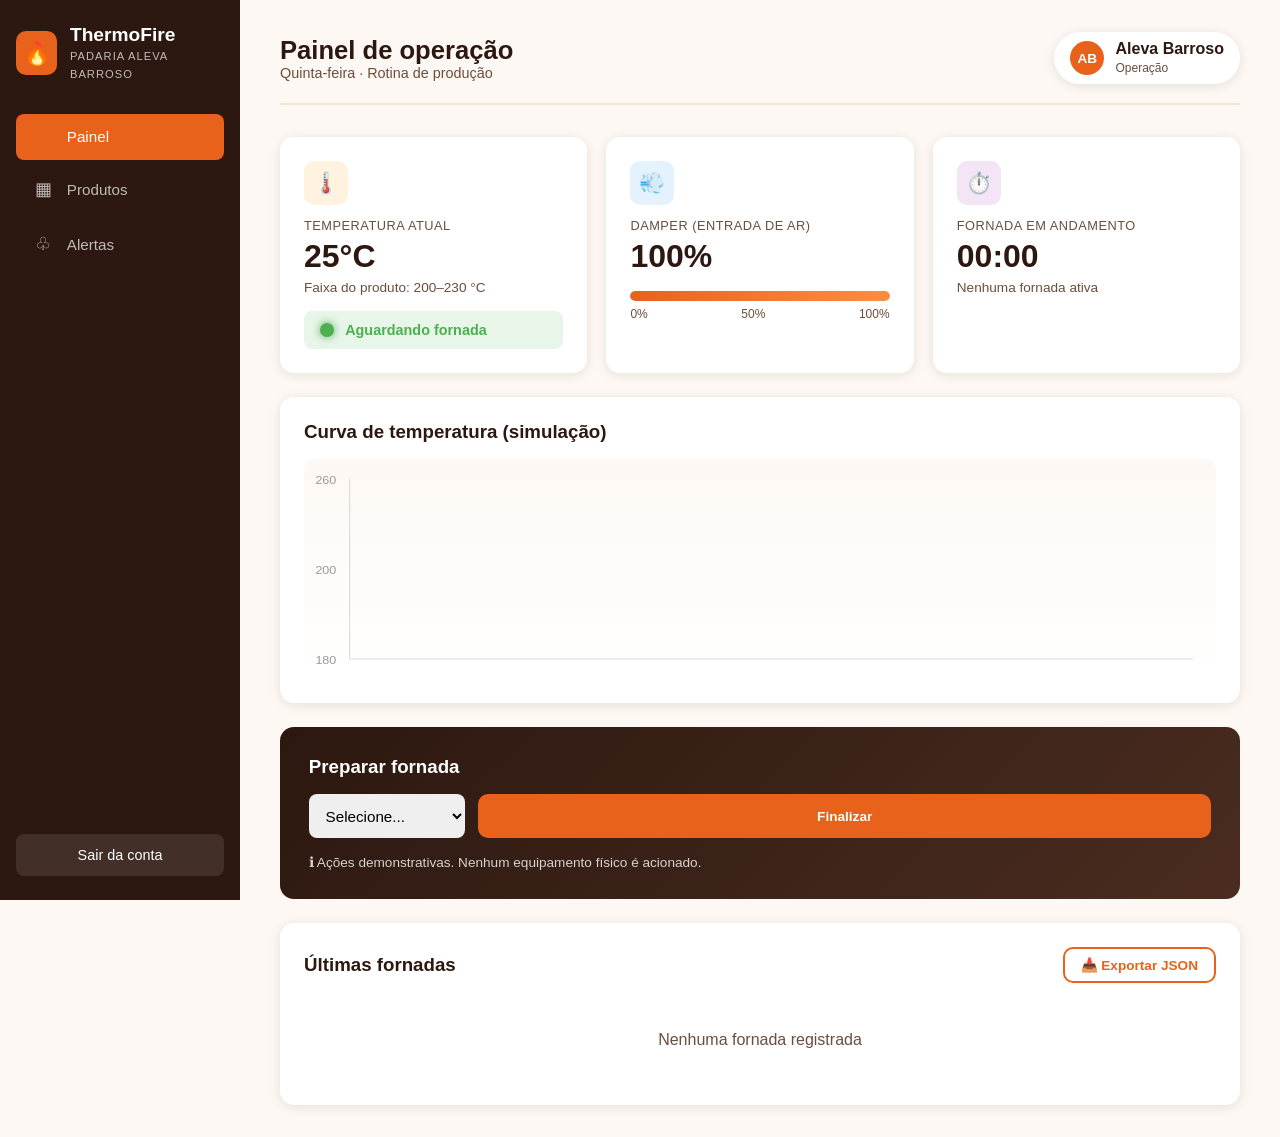
<file: index.html>
<!DOCTYPE html>
<html lang="pt-BR">
<head>
  <meta charset="UTF-8">
  <title>Painel | ThermoFire</title>
  <link rel="stylesheet" href="stylle.css">
</head>
<body>
  <div class="app">
    <aside class="sidebar">
      <div class="auth-logo">
        <div class="auth-logo-icon">🔥</div>
        <div><h2>ThermoFire</h2><small>PADARIA ALEVA BARROSO</small></div>
      </div>
      <nav>
        <a href="index.html" class="active"><span class="icon"></span>Painel</a>
        <a href="produtos.html"><span class="icon">▦</span>Produtos</a>
        <a href="alertas.html"><span class="icon">♧</span>Alertas</a>
      </nav>
      <div class="sidebar-footer">
        <button id="btn-logout"> Sair da conta</button>
      </div>
    </aside>

    <main class="main">
      <div class="topbar">
        <div>
          <h1>Painel de operação</h1>
          <p>Quinta-feira · Rotina de produção</p>
        </div>
        <div class="user-badge">
          <div class="user-avatar">AB</div>
          <div><strong>Aleva Barroso</strong><br><small>Operação</small></div>
        </div>
      </div>

      <div class="grid">
        <div class="card">
          <div class="card-icon laranja">🌡️</div>
          <div class="card-label">Temperatura atual</div>
          <div class="card-value" id="cur-temp">25°C</div>
          <div class="card-sub">Faixa do produto: 200–230 °C</div>
          <div class="status verde">
            <div class="led verde" id="led"></div>
            <span id="status-txt">Aguardando fornada</span>
          </div>
        </div>

        <div class="card">
          <div class="card-icon azul">💨</div>
          <div class="card-label">Damper (entrada de ar)</div>
          <div class="card-value" id="damper-val">100%</div>
          <div class="damper-bar"><div class="damper-fill" id="damper-fill" style="width:100%"></div></div>
          <div class="damper-labels"><span>0%</span><span>50%</span><span>100%</span></div>
        </div>

        <div class="card">
          <div class="card-icon roxo">⏱️</div>
          <div class="card-label">Fornada em andamento</div>
          <div class="card-value" id="baking-time">00:00</div>
          <div class="card-sub" id="prod-name">Nenhuma fornada ativa</div>
        </div>
      </div>

      <div class="chart-box">
        <h3>Curva de temperatura (simulação)</h3>
        <div class="chart">
          <svg viewBox="0 0 800 220" preserveAspectRatio="none">
            <line x1="40" y1="20" x2="40" y2="200" stroke="#ddd"/>
            <line x1="40" y1="200" x2="780" y2="200" stroke="#ddd"/>
            <text x="10" y="25" font-size="11" fill="#999">260</text>
            <text x="10" y="115" font-size="11" fill="#999">200</text>
            <text x="10" y="205" font-size="11" fill="#999">180</text>
          </svg>
        </div>
      </div>

      <div class="baking-box">
        <h3>Preparar fornada</h3>
        <div class="baking-controls">
          <select id="sel-produto"></select>
          <button class="btn btn-primary btn-sm" onclick="document.getElementById('modal-fim').classList.add('show')">Finalizar</button>
        </div>
        <p style="margin-top:1rem;font-size:0.85rem;opacity:0.8">
          ℹ Ações demonstrativas. Nenhum equipamento físico é acionado.
        </p>
      </div>

      <div class="card">
        <div style="display:flex;justify-content:space-between;align-items:center;margin-bottom:1rem">
          <h3>Últimas fornadas</h3>
          <button class="btn btn-outline btn-sm" id="btn-export">📥 Exportar JSON</button>
        </div>
        <div id="hist-lista"></div>
      </div>
    </main>
  </div>

  <!-- Modal finalizar fornada -->
  <div class="modal-bg" id="modal-fim">
    <div class="modal">
      <h3>Como ficou esta fornada?</h3>
      <form id="fim-form">
        <div class="field">
          <label>Avaliação</label>
          <select id="fim-qual" required>
            <option value="ótimo">Ótimo</option>
            <option value="aceitável">Aceitável</option>
            <option value="fora do ponto">Fora do ponto</option>
          </select>
        </div>
        <div class="field">
          <label>Observações</label>
          <textarea id="fim-obs" rows="3"></textarea>
        </div>
        <div class="modal-actions">
          <button type="button" class="btn btn-outline" onclick="document.getElementById('modal-fim').classList.remove('show')">Cancelar</button>
          <button class="btn btn-primary">Salvar resultado</button>
        </div>
      </form>
    </div>
  </div>

  <script src="script.js"></script>
</body>
</html>
</file>
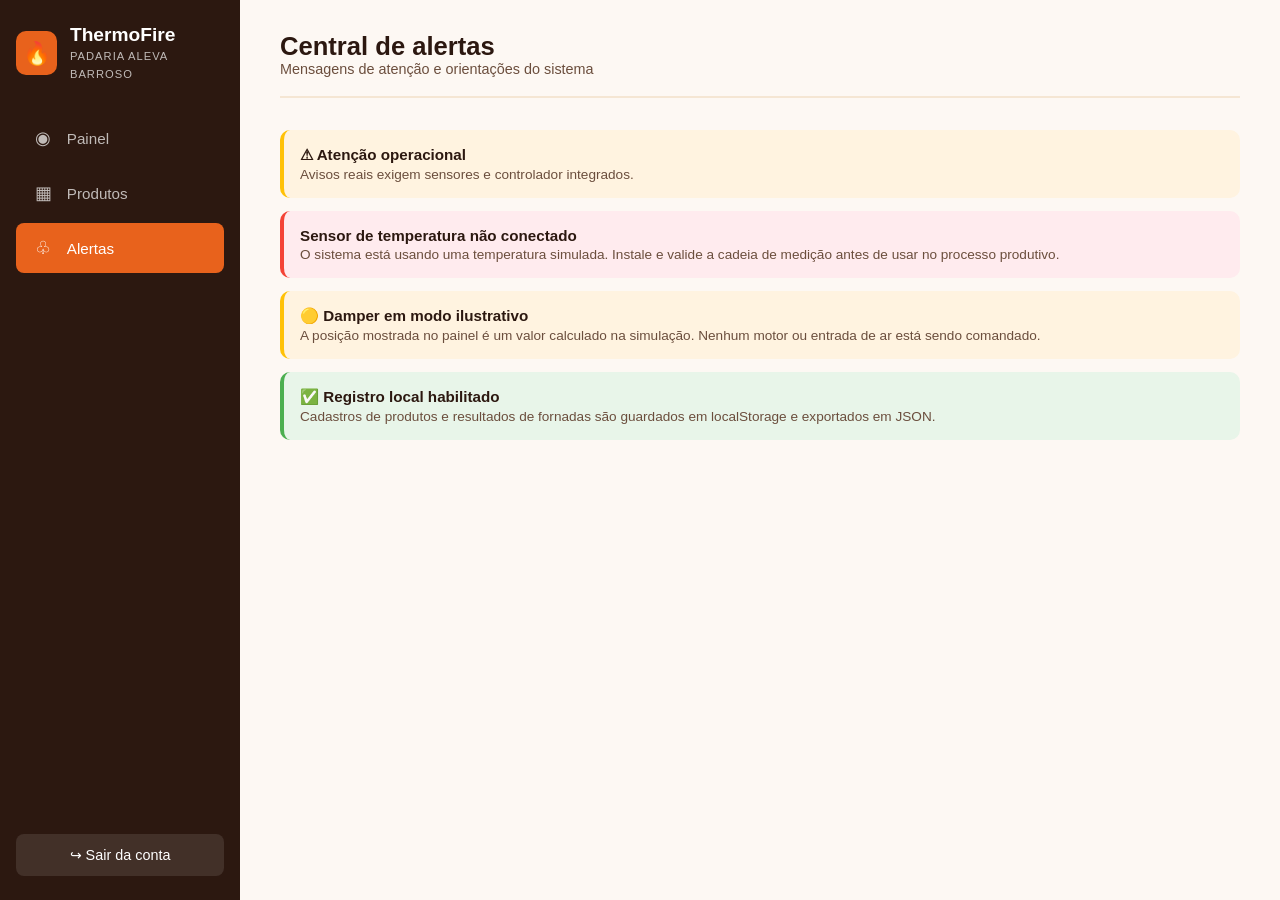
<file: alertas.html>
<!DOCTYPE html>
<html lang="pt-BR">
<head>
  <meta charset="UTF-8">
  <title>Alertas | ThermoFire</title>
  <link rel="stylesheet" href="stylle.css">
</head>
<body>
  <div class="app">
    <aside class="sidebar">
      <div class="auth-logo">
        <div class="auth-logo-icon">🔥</div>
        <div><h2>ThermoFire</h2><small>PADARIA ALEVA BARROSO</small></div>
      </div>
      <nav>
        <a href="index.html"><span class="icon">◉</span>Painel</a>
        <a href="produtos.html"><span class="icon">▦</span>Produtos</a>
        <a href="alertas.html" class="active"><span class="icon">♧</span>Alertas</a>
      </nav>
      <div class="sidebar-footer">
        <button id="btn-logout">↪ Sair da conta</button>
      </div>
    </aside>

    <main class="main">
      <div class="topbar">
        <div>
          <h1>Central de alertas</h1>
          <p>Mensagens de atenção e orientações do sistema</p>
        </div>
      </div>

      <div class="alert-item warn">
        <h4>⚠ Atenção operacional</h4>
        <p>Avisos reais exigem sensores e controlador integrados.</p>
      </div>

      <div class="alert-item err">
        <h4> Sensor de temperatura não conectado</h4>
        <p>O sistema está usando uma temperatura simulada. Instale e valide a cadeia de medição antes de usar no processo produtivo.</p>
      </div>

      <div class="alert-item warn">
        <h4>🟡 Damper em modo ilustrativo</h4>
        <p>A posição mostrada no painel é um valor calculado na simulação. Nenhum motor ou entrada de ar está sendo comandado.</p>
      </div>

      <div class="alert-item ok">
        <h4>✅ Registro local habilitado</h4>
        <p>Cadastros de produtos e resultados de fornadas são guardados em localStorage e exportados em JSON.</p>
      </div>
    </main>
  </div>
  <script src="script.js"></script>
</body>
</html>
</file>
<file: stylle.css>
* { margin: 0; padding: 0; box-sizing: border-box; }

:root {
  --cor1: #E8621C;
  --cor2: #2C1810;
  --cor3: #FDF8F3;
  --cor4: #F5E6D3;
  --verde: #4CAF50;
  --amarelo: #FFC107;
  --vermelho: #F44336;
  --sombra: 0 2px 12px rgba(44,24,16,0.1);
}

body {
  font-family: 'Segoe UI', sans-serif;
  background: var(--cor3);
  color: var(--cor2);
  min-height: 100vh;
}

/* ===== AUTH ===== */
.auth {
  display: grid;
  grid-template-columns: 1fr 1fr;
  min-height: 100vh;
}

.auth-left {
  background: linear-gradient(135deg, var(--cor2), #4A2C20);
  color: #fff;
  padding: 4rem;
  display: flex;
  flex-direction: column;
  justify-content: center;
  position: relative;
  overflow: hidden;
}

.auth-left::before {
  content: '';
  position: absolute;
  inset: 0;
  background: url('assets/pao-artesanal.jpg') center/cover;
  opacity: 0.15;
}

.auth-left > * { position: relative; z-index: 1; }

.auth-left h1 { font-size: 2.8rem; line-height: 1.15; margin-bottom: 1rem; }
.auth-left h1 span { color: #FF8C42; }
.auth-left p { font-size: 1.05rem; opacity: 0.9; line-height: 1.7; }
.auth-logo { display: flex; align-items: center; gap: 0.8rem; margin-bottom: 3rem; }
.auth-logo-icon {
  width: 44px; height: 44px;
  background: var(--cor1);
  border-radius: 10px;
  display: grid; place-items: center;
  font-size: 1.4rem;
}
.auth-logo h2 { font-size: 1.2rem; }
.auth-logo small { opacity: 0.7; font-size: 0.7rem; letter-spacing: 1px; }

.auth-right {
  padding: 3rem;
  display: grid;
  place-items: center;
}

.auth-form { width: 100%; max-width: 400px; }
.auth-form h2 { font-size: 1.8rem; margin-bottom: 0.3rem; }
.auth-form > p { color: #6B4E3D; margin-bottom: 2rem; }

.field { margin-bottom: 1.2rem; }
.field label { display: block; font-size: 0.85rem; font-weight: 600; margin-bottom: 0.4rem; }
.field input, .field select, .field textarea {
  width: 100%;
  padding: 0.9rem 1rem;
  border: 2px solid var(--cor4);
  border-radius: 10px;
  font-size: 0.95rem;
  background: #fff;
  transition: border 0.2s;
}
.field input:focus, .field select:focus, .field textarea:focus {
  outline: none;
  border-color: var(--cor1);
}

.btn {
  padding: 0.9rem 1.6rem;
  border: none;
  border-radius: 10px;
  font-size: 0.95rem;
  font-weight: 600;
  cursor: pointer;
  transition: all 0.2s;
}
.btn-primary { background: var(--cor1); color: #fff; width: 100%; }
.btn-primary:hover { background: #C44F14; transform: translateY(-2px); }
.btn-outline { background: transparent; color: var(--cor1); border: 2px solid var(--cor1); }
.btn-outline:hover { background: var(--cor1); color: #fff; }
.btn-danger { background: var(--vermelho); color: #fff; }
.btn-sm { padding: 0.5rem 1rem; font-size: 0.85rem; }

.auth-footer {
  margin-top: 2rem;
  padding-top: 1.5rem;
  border-top: 1px solid var(--cor4);
  text-align: center;
  font-size: 0.9rem;
  color: #6B4E3D;
}
.auth-footer a { color: var(--cor1); font-weight: 600; text-decoration: none; }

/* ===== APP LAYOUT ===== */
.app { display: grid; grid-template-columns: 240px 1fr; min-height: 100vh; }

.sidebar {
  background: var(--cor2);
  color: #fff;
  padding: 1.5rem 1rem;
  position: sticky;
  top: 0;
  height: 100vh;
  display: flex;
  flex-direction: column;
}

.sidebar .auth-logo { margin-bottom: 2rem; }
.sidebar nav a {
  display: flex;
  align-items: center;
  gap: 0.8rem;
  padding: 0.9rem 1rem;
  color: rgba(255,255,255,0.7);
  text-decoration: none;
  border-radius: 8px;
  margin-bottom: 0.3rem;
  transition: all 0.2s;
  font-size: 0.95rem;
}
.sidebar nav a:hover, .sidebar nav a.active {
  background: var(--cor1);
  color: #fff;
}
.sidebar nav a .icon { font-size: 1.1rem; width: 22px; text-align: center; }

.sidebar-footer { margin-top: auto; }
.sidebar-footer button {
  width: 100%;
  padding: 0.8rem;
  background: rgba(255,255,255,0.1);
  border: none;
  color: #fff;
  border-radius: 8px;
  cursor: pointer;
  font-size: 0.9rem;
}
.sidebar-footer button:hover { background: var(--vermelho); }

.main { padding: 2rem 2.5rem; }

.topbar {
  display: flex;
  justify-content: space-between;
  align-items: center;
  margin-bottom: 2rem;
  padding-bottom: 1.2rem;
  border-bottom: 2px solid var(--cor4);
}
.topbar h1 { font-size: 1.6rem; }
.topbar p { color: #6B4E3D; font-size: 0.9rem; }

.user-badge {
  display: flex;
  align-items: center;
  gap: 0.7rem;
  padding: 0.5rem 1rem;
  background: #fff;
  border-radius: 50px;
  box-shadow: var(--sombra);
}
.user-avatar {
  width: 34px; height: 34px;
  background: var(--cor1);
  border-radius: 50%;
  display: grid; place-items: center;
  color: #fff; font-weight: 600; font-size: 0.85rem;
}
.user-badge small { color: #6B4E3D; font-size: 0.75rem; }

/* ===== CARDS ===== */
.grid {
  display: grid;
  grid-template-columns: repeat(auto-fit, minmax(260px, 1fr));
  gap: 1.2rem;
  margin-bottom: 1.5rem;
}

.card {
  background: #fff;
  border-radius: 14px;
  padding: 1.5rem;
  box-shadow: var(--sombra);
}
.card-label { font-size: 0.8rem; color: #6B4E3D; text-transform: uppercase; letter-spacing: 0.5px; }
.card-value { font-size: 2rem; font-weight: 700; margin: 0.3rem 0; }
.card-sub { font-size: 0.85rem; color: #6B4E3D; }

.card-icon {
  width: 44px; height: 44px;
  border-radius: 10px;
  display: grid; place-items: center;
  font-size: 1.3rem;
  margin-bottom: 0.8rem;
}
.card-icon.laranja { background: #FFF3E0; }
.card-icon.azul { background: #E3F2FD; }
.card-icon.roxo { background: #F3E5F5; }

/* ===== STATUS LED ===== */
.status {
  display: flex;
  align-items: center;
  gap: 0.7rem;
  padding: 0.7rem 1rem;
  border-radius: 8px;
  margin-top: 1rem;
  font-weight: 600;
  font-size: 0.9rem;
}
.status.verde { background: #E8F5E9; color: var(--verde); }
.status.amarelo { background: #FFF3E0; color: #F57C00; }
.status.vermelho { background: #FFEBEE; color: var(--vermelho); }

.led {
  width: 14px; height: 14px;
  border-radius: 50%;
  animation: pulse 2s infinite;
}
.led.verde { background: var(--verde); box-shadow: 0 0 8px var(--verde); }
.led.amarelo { background: var(--amarelo); box-shadow: 0 0 8px var(--amarelo); }
.led.vermelho { background: var(--vermelho); box-shadow: 0 0 8px var(--vermelho); animation-duration: 0.5s; }

@keyframes pulse { 0%,100% { opacity: 1; } 50% { opacity: 0.4; } }

/* ===== DAMPER ===== */
.damper-bar {
  height: 10px;
  background: var(--cor4);
  border-radius: 5px;
  overflow: hidden;
  margin-top: 1rem;
}
.damper-fill {
  height: 100%;
  background: linear-gradient(90deg, var(--cor1), #FF8C42);
  border-radius: 5px;
  transition: width 0.5s;
}
.damper-labels {
  display: flex;
  justify-content: space-between;
  font-size: 0.75rem;
  color: #6B4E3D;
  margin-top: 0.4rem;
}

/* ===== BAKING ===== */
.baking-box {
  background: linear-gradient(135deg, var(--cor2), #4A2C20);
  color: #fff;
  border-radius: 14px;
  padding: 1.8rem;
  margin-bottom: 1.5rem;
}
.baking-box h3 { margin-bottom: 1rem; }
.baking-box select {
  flex: 1;
  padding: 0.8rem;
  border-radius: 8px;
  border: none;
  font-size: 0.95rem;
}
.baking-controls { display: flex; gap: 0.8rem; margin-top: 1rem; }

/* ===== PRODUCTS ===== */
.products-grid {
  display: grid;
  grid-template-columns: repeat(auto-fill, minmax(260px, 1fr));
  gap: 1.2rem;
}

.product-card {
  background: #fff;
  border-radius: 14px;
  overflow: hidden;
  box-shadow: var(--sombra);
  transition: transform 0.2s;
}
.product-card:hover { transform: translateY(-4px); }
.product-card img { width: 100%; height: 160px; object-fit: cover; }
.product-card-body { padding: 1.2rem; }
.product-card-body h4 { font-size: 1.05rem; margin-bottom: 0.2rem; }
.product-card-body .cat { font-size: 0.75rem; color: var(--cor1); text-transform: uppercase; letter-spacing: 0.5px; }
.product-card-body .specs { display: flex; gap: 1rem; margin: 0.8rem 0; font-size: 0.85rem; color: #6B4E3D; }
.product-actions { display: flex; gap: 0.5rem; }
.product-actions button {
  width: 34px; height: 34px;
  border: none;
  border-radius: 8px;
  cursor: pointer;
  font-size: 1rem;
}
.product-actions .edit { background: #E3F2FD; }
.product-actions .del { background: #FFEBEE; }

/* ===== MODAL ===== */
.modal-bg {
  position: fixed;
  inset: 0;
  background: rgba(0,0,0,0.5);
  display: none;
  place-items: center;
  z-index: 100;
}
.modal-bg.show { display: grid; }
.modal {
  background: #fff;
  border-radius: 14px;
  padding: 2rem;
  width: 90%;
  max-width: 480px;
  max-height: 90vh;
  overflow-y: auto;
}
.modal h3 { margin-bottom: 1.5rem; font-size: 1.3rem; }
.modal-actions { display: flex; gap: 0.8rem; margin-top: 1.5rem; }
.modal-actions .btn { flex: 1; }

/* ===== ALERTS ===== */
.alert-item {
  padding: 1rem;
  border-radius: 10px;
  border-left: 4px solid;
  margin-bottom: 0.8rem;
}
.alert-item.info { background: #E3F2FD; border-color: #2196F3; }
.alert-item.warn { background: #FFF3E0; border-color: var(--amarelo); }
.alert-item.err { background: #FFEBEE; border-color: var(--vermelho); }
.alert-item.ok { background: #E8F5E9; border-color: var(--verde); }
.alert-item h4 { font-size: 0.95rem; margin-bottom: 0.2rem; }
.alert-item p { font-size: 0.85rem; color: #6B4E3D; }

/* ===== CHART ===== */
.chart-box {
  background: #fff;
  border-radius: 14px;
  padding: 1.5rem;
  box-shadow: var(--sombra);
  margin-bottom: 1.5rem;
}
.chart-box h3 { margin-bottom: 1rem; }
.chart {
  height: 220px;
  background: linear-gradient(180deg, var(--cor3), #fff);
  border-radius: 10px;
  position: relative;
  overflow: hidden;
}
.chart svg { width: 100%; height: 100%; }

/* ===== RESPONSIVE ===== */
@media (max-width: 768px) {
  .auth { grid-template-columns: 1fr; }
  .auth-left { padding: 2rem; min-height: 250px; }
  .auth-left h1 { font-size: 2rem; }
  .app { grid-template-columns: 1fr; }
  .sidebar { position: relative; height: auto; flex-direction: row; flex-wrap: wrap; gap: 0.5rem; }
  .sidebar nav { display: flex; flex-wrap: wrap; }
  .sidebar-footer { width: 100%; }
  .main { padding: 1.2rem; }
}
</file>
